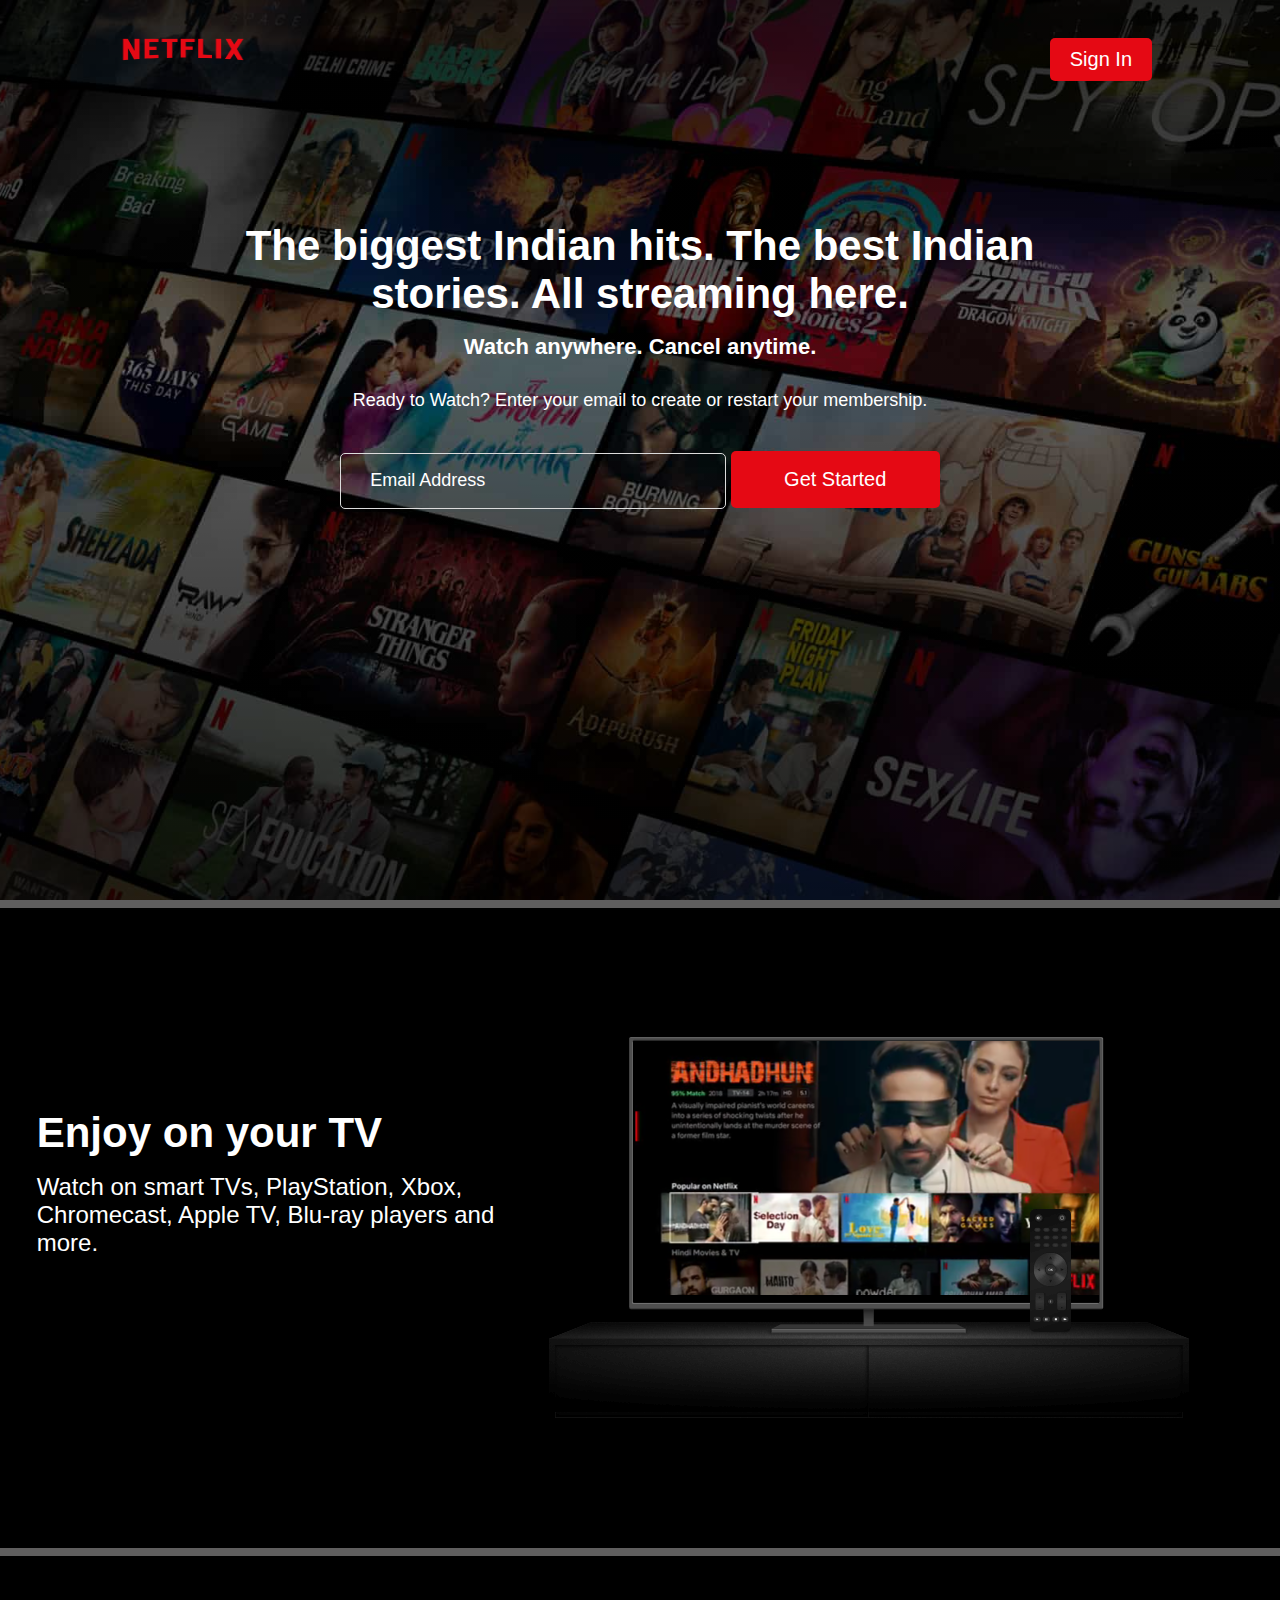
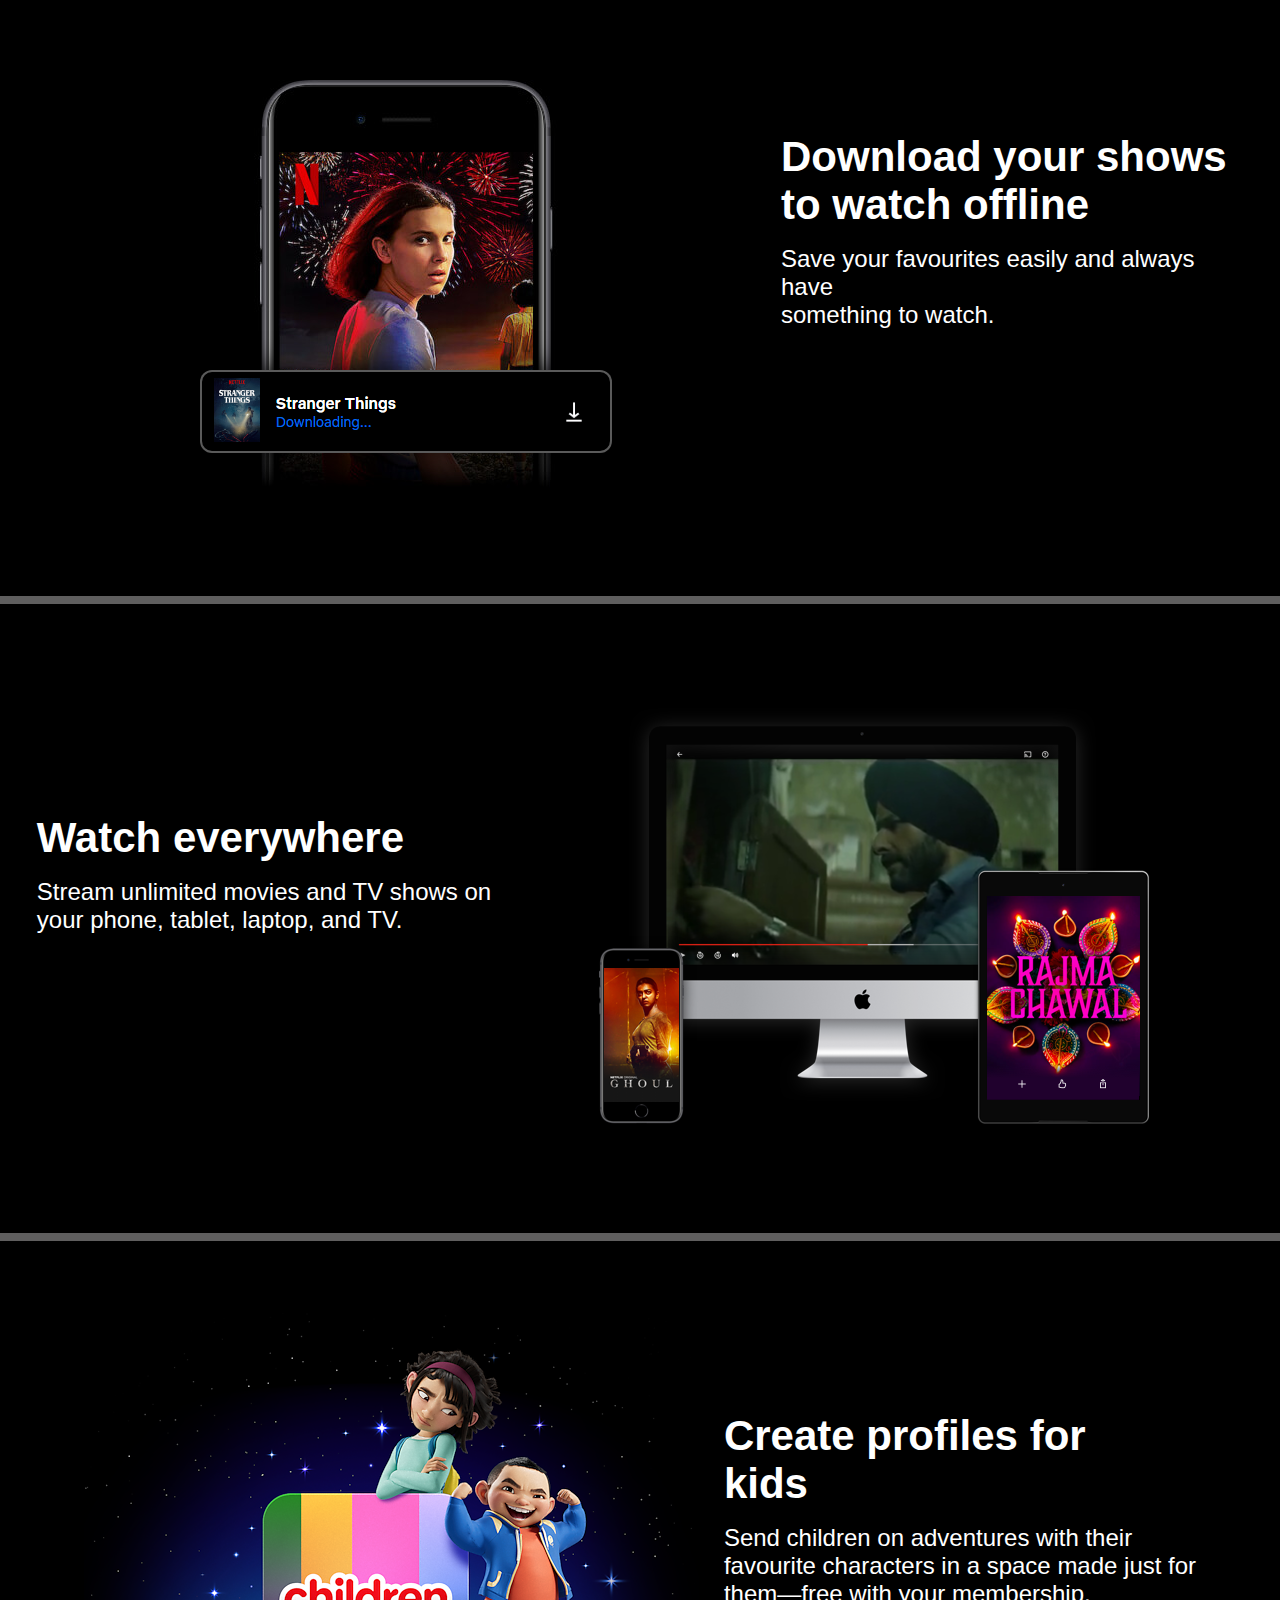
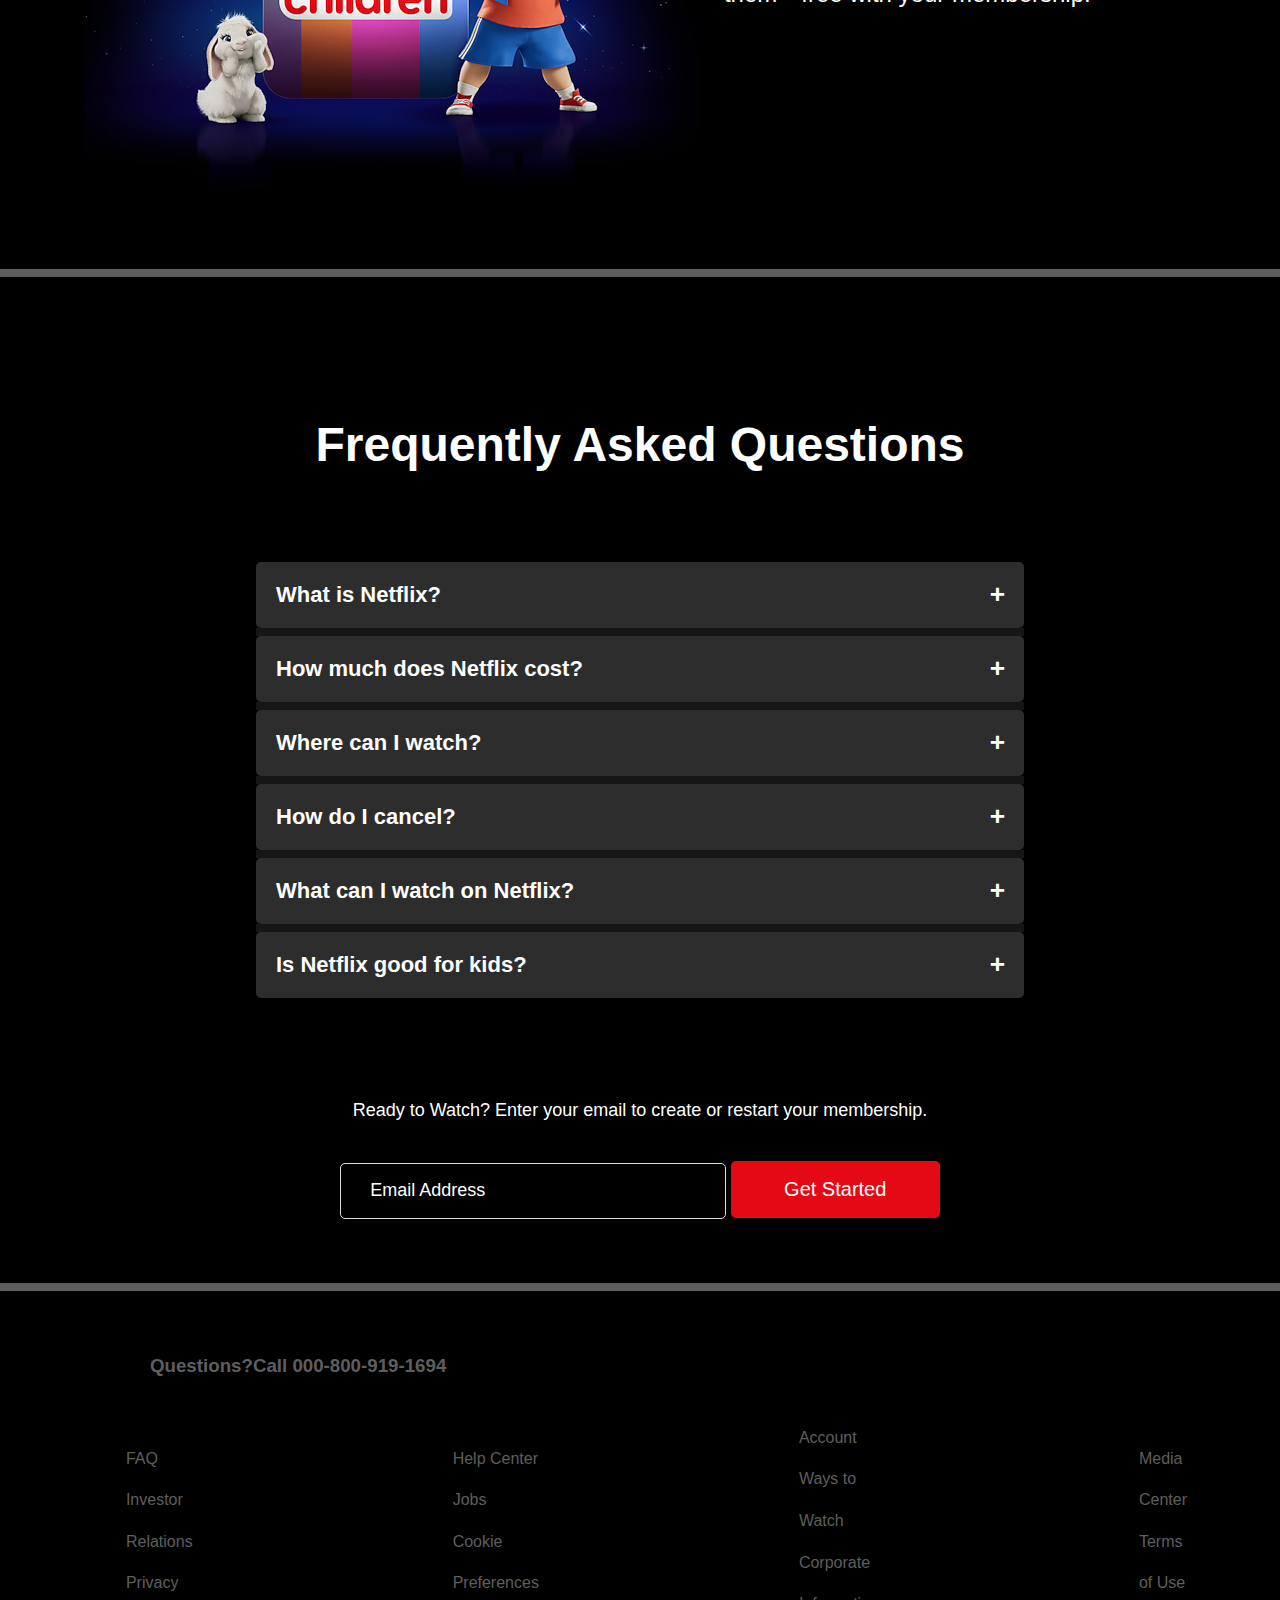
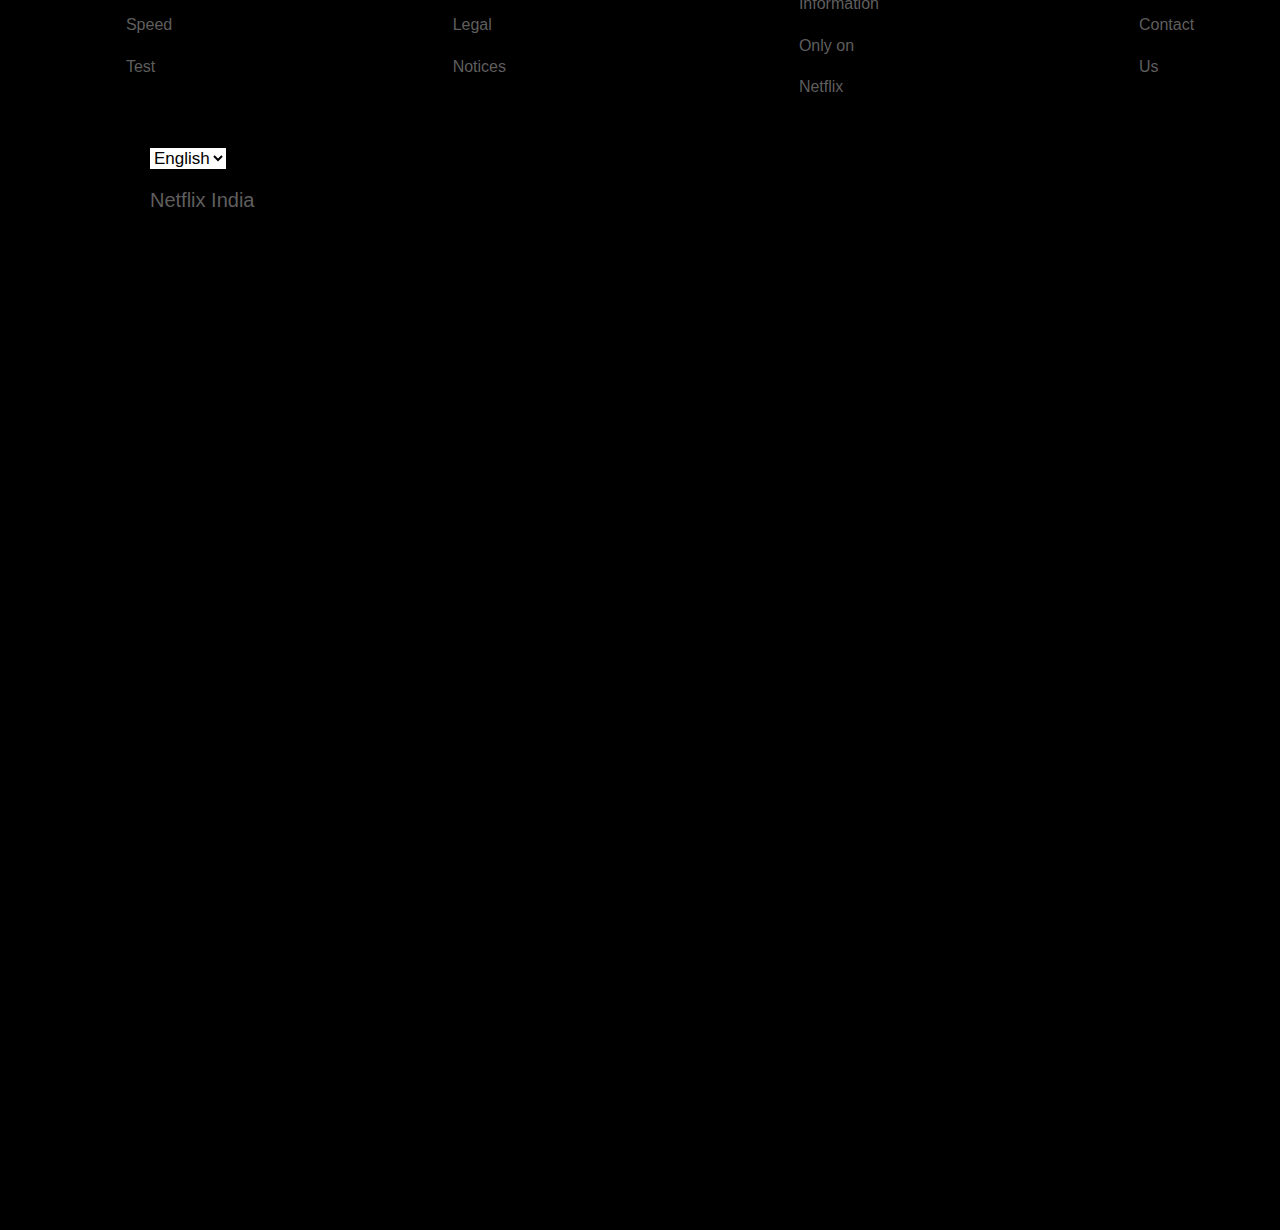
<file: index.html>
<!DOCTYPE html>
<html lang="en">
    <head>
        <meta name="google-site-verification" content="gTz42ns8eO34ClLfNBiwDgcKN0nbJQ1CyxEEfqIi_Fc" />
        <meta charset="UTF-8">
        <meta name="viewport" content="width=device-width, initial-scale=1.0">
        <title>Netflix||Home</title>
        <link rel="stylesheet" href="style.css">
        <link rel="shortcut icon" href="icon.png">
    </head>
    <body>
        <!-- header section -->
        <header>
            <nav>
                <img src="logo.png" alt="logo">
                <button>Sign In</button>

            </nav>

            <div class="head">
                <h1>The biggest Indian hits. The best Indian </h1>
                <h1>stories. All streaming here.</h1>
                <h3>Watch anywhere. Cancel anytime.</h3>
                <p>
                    Ready to Watch? Enter your email to create or restart your
                    membership.
                </p>
                <input type="email" name="email" placeholder="Email Address">
                <button>Get Started</button>
            </div>
        </header>
        <!-- Feature section  -->
        <main>
            <hr />
            <div class="flex">

                <div class="text">
                    <h1>Enjoy on your TV</h1>
                    <p>
                        Watch on smart TVs, PlayStation, Xbox, <br />
                        Chromecast, Apple TV, Blu-ray players and <br /> more.
                    </p>
                </div>
                <div class="img">
                    <img src="web.png" alt="tv_img">
                </div>
            </div>
            <hr />
            <div class="flex">
                <div class="imgs">
                    <img src="mob.png" alt="tv_img">
                </div>
                <div class="text">
                    <h1>Download your shows <br /> to watch offline</h1>
                    <p>
                        Save your favourites easily and always have<br />
                        something to watch.
                    </p>
                </div>
            </div>
            <hr />
            <div class="flex">

                <div class="text">
                    <h1>Watch everywhere</h1>
                    <p>
                        Stream unlimited movies and TV shows on <br /> your
                        phone, tablet, laptop, and TV.
                    </p>
                </div>
                <div class="img">
                    <img src="movie.png" alt="tv_img">
                </div>
            </div>
            <hr />
            <div class="flex">
                <div class="imgs">
                    <img src="kids.png" alt="tv_img">
                </div>
                <div class="text">
                    <h1>Create profiles for <br /> kids</h1>
                    <p>
                        Send children on adventures with their <br /> favourite
                        characters in a space made just for <br /> them—free
                        with your membership.
                    </p>
                </div>

            </div>
            <hr />
            <section class="FAQS">
                <h1>Frequently Asked Questions</h1>
                <button class="accordion">What is Netflix?</button>
                <div class="panel">
                    <p>
                        Netflix is a streaming service that offers a wide
                        variety of award-winning TV shows,<br /> movies, anime,
                        documentaries and more- on thousands of
                        internet-connected devices.<br />
                        <br />
                        You can watch as much as you want, whenever you want,
                        without a single ad – all for one <br />low monthly
                        price. There's always something new to discover, and new
                        TV <br /> shows and movies are added every week!<br />
                    </p>
                </div>

                <button class="accordion">How much does Netflix cost?</button>
                <div class="panel">
                    <p>
                        Watch Netflix on your smartphone, tablet, Smart TV,
                        laptop, or streaming device, all for <br />one fixed
                        monthly fee. Plans range from ₹ 149 to ₹ 649 a month. No
                        extra costs, <br /> no contracts.
                        <br />
                    </p>
                </div>

                <button class="accordion">Where can I watch?</button>
                <div class="panel">
                    <p>
                        Watch anywhere, anytime. Sign in with your Netflix
                        account to watch instantly on the web <br /> at
                        netflix.com from your personal computer or on any
                        internet-connected device that <br /> offers the Netflix
                        app, including smart TVs, smartphones, tablets,
                        streaming media players <br /> and game consoles.<br />
                        <br />
                        You can also download your favourite shows with the iOS,
                        Android, or Windows 10 app <br />. Use downloads to
                        watch while you're on the go and without an internet
                        connection. Take <br /> Netflix with you anywhere.<br />
                    </p>
                </div>

                <button class="accordion">How do I cancel?</button>
                <div class="panel">
                    <p>
                        Netflix is flexible. There are no annoying contracts and
                        no commitments. You can easily <br /> cancel your
                        account online in two clicks. There are no cancellation
                        fees – start or stop your <br />account anytime.<br />
                        <br />
                    </p>
                </div>

                <button class="accordion">What can I watch on Netflix?</button>
                <div class="panel">
                    <p>
                        Netflix has an extensive library of feature films,
                        documentaries, TV shows, anime, award- <br />winning
                        Netflix originals, and more. Watch as much as you want,
                        anytime you want.<br />
                        <br />
                    </p>
                </div>

                <button class="accordion">Is Netflix good for kids?</button>
                <div class="panel">
                    <p>
                        The Netflix Kids experience is included in your
                        membership to give parents control while <br />kids
                        enjoy family-friendly TV shows and films in their own
                        space.<br />
                        <br />
                        Kids profiles come with PIN-protected parental controls
                        that let you restrict the maturity <br /> rating of
                        content kids can watch and block specific titles you
                        don’t want kids to see.<br />
                    </p>
                </div>
            </section>
            <div class="head">

                <p>
                    Ready to Watch? Enter your email to create or restart your
                    membership.
                </p>

                <input type="email" name="email" placeholder="Email Address">
                <button>Get Started</button>
            </div>
            <hr class="hr" />
            <section class="call">
                <h3>Questions?Call <a href="#">000-800-919-1694</a></h3>
            </section>
            <section class="contact">

                <div class="d1">
                    <a href="#">FAQ</a>
                    <a href="#">Investor Relations</a>
                    <a href="#">Privacy</a>
                    <a href="#">Speed Test</a>
                </div>

                <div class="d1">
                    <a href="#">Help Center</a>
                    <a href="#">Jobs</a>
                    <a href="#">Cookie Preferences</a>
                    <a href="#">Legal Notices</a>
                </div>

                <div class="d1">
                    <a href="#">Account</a>
                    <a href="#">Ways to Watch</a>
                    <a href="#">Corporate Information</a>
                    <a href="#">Only on Netflix</a>
                </div>

                <div class="d1">
                    <a href="#">Media Center</a>
                    <a href="#">Terms of Use</a>
                    <a href="#">Contact Us</a>
                </div>
            </section>
                <select class="select" name="language">
                    <option value="English">English</option>
                    <option value="Hindi">Hindi</option>
                </select>
                <br/>
                <p class="last">Netflix India</p>
            </section><br/>
        </main>
        <script src="script.js"></script>
    </body>
</html>
</file>
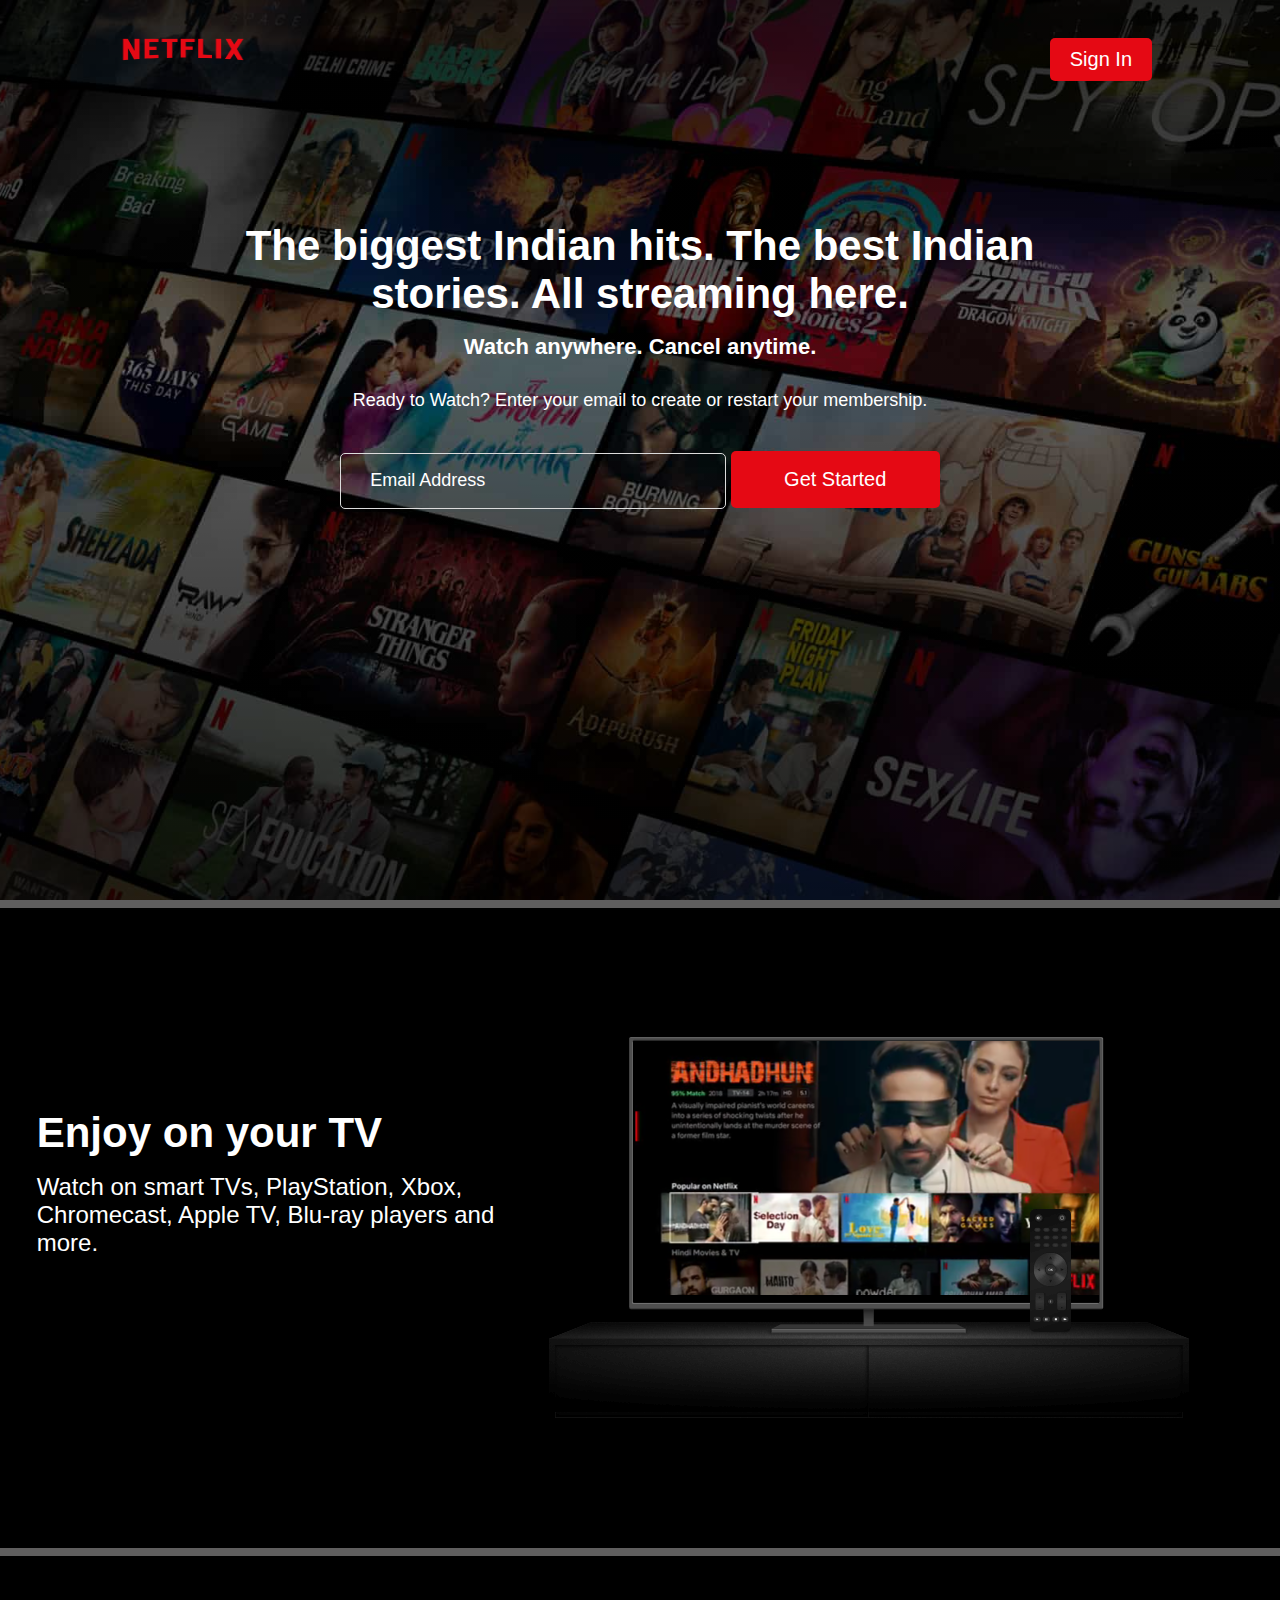
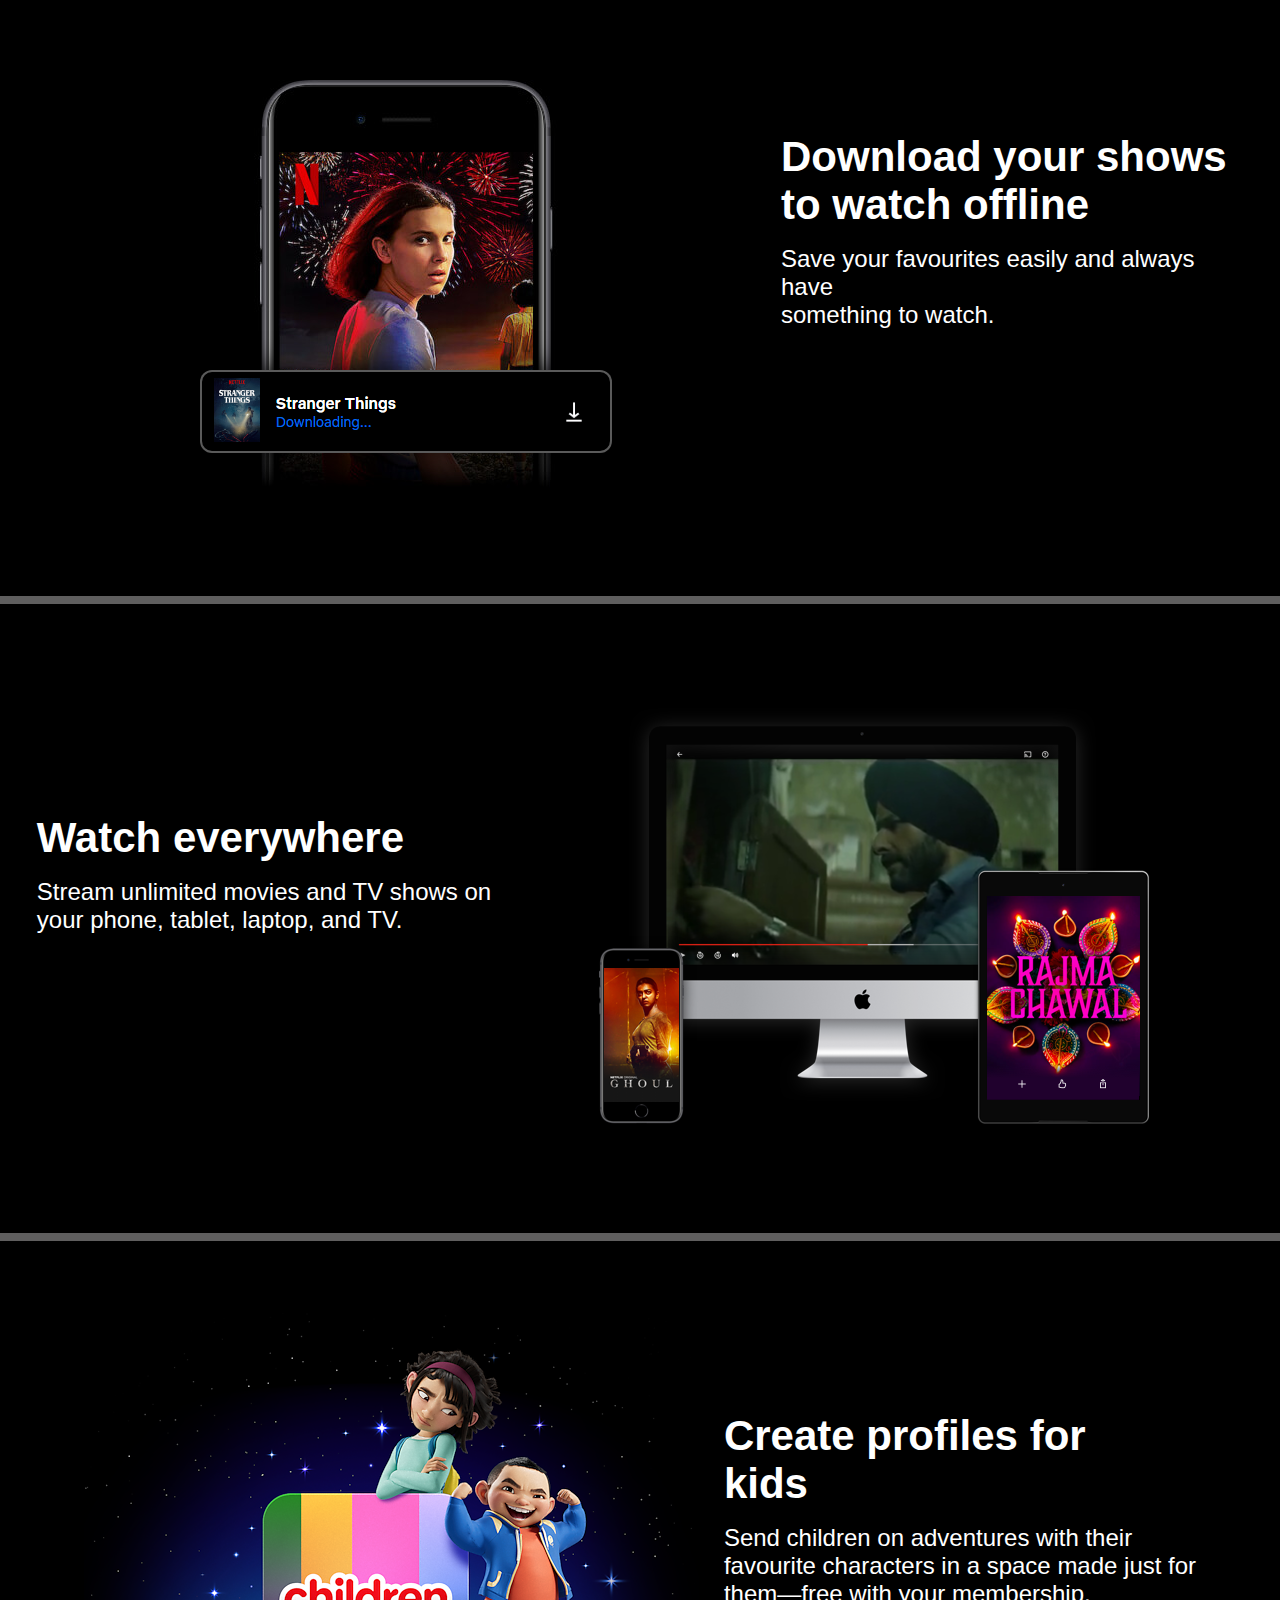
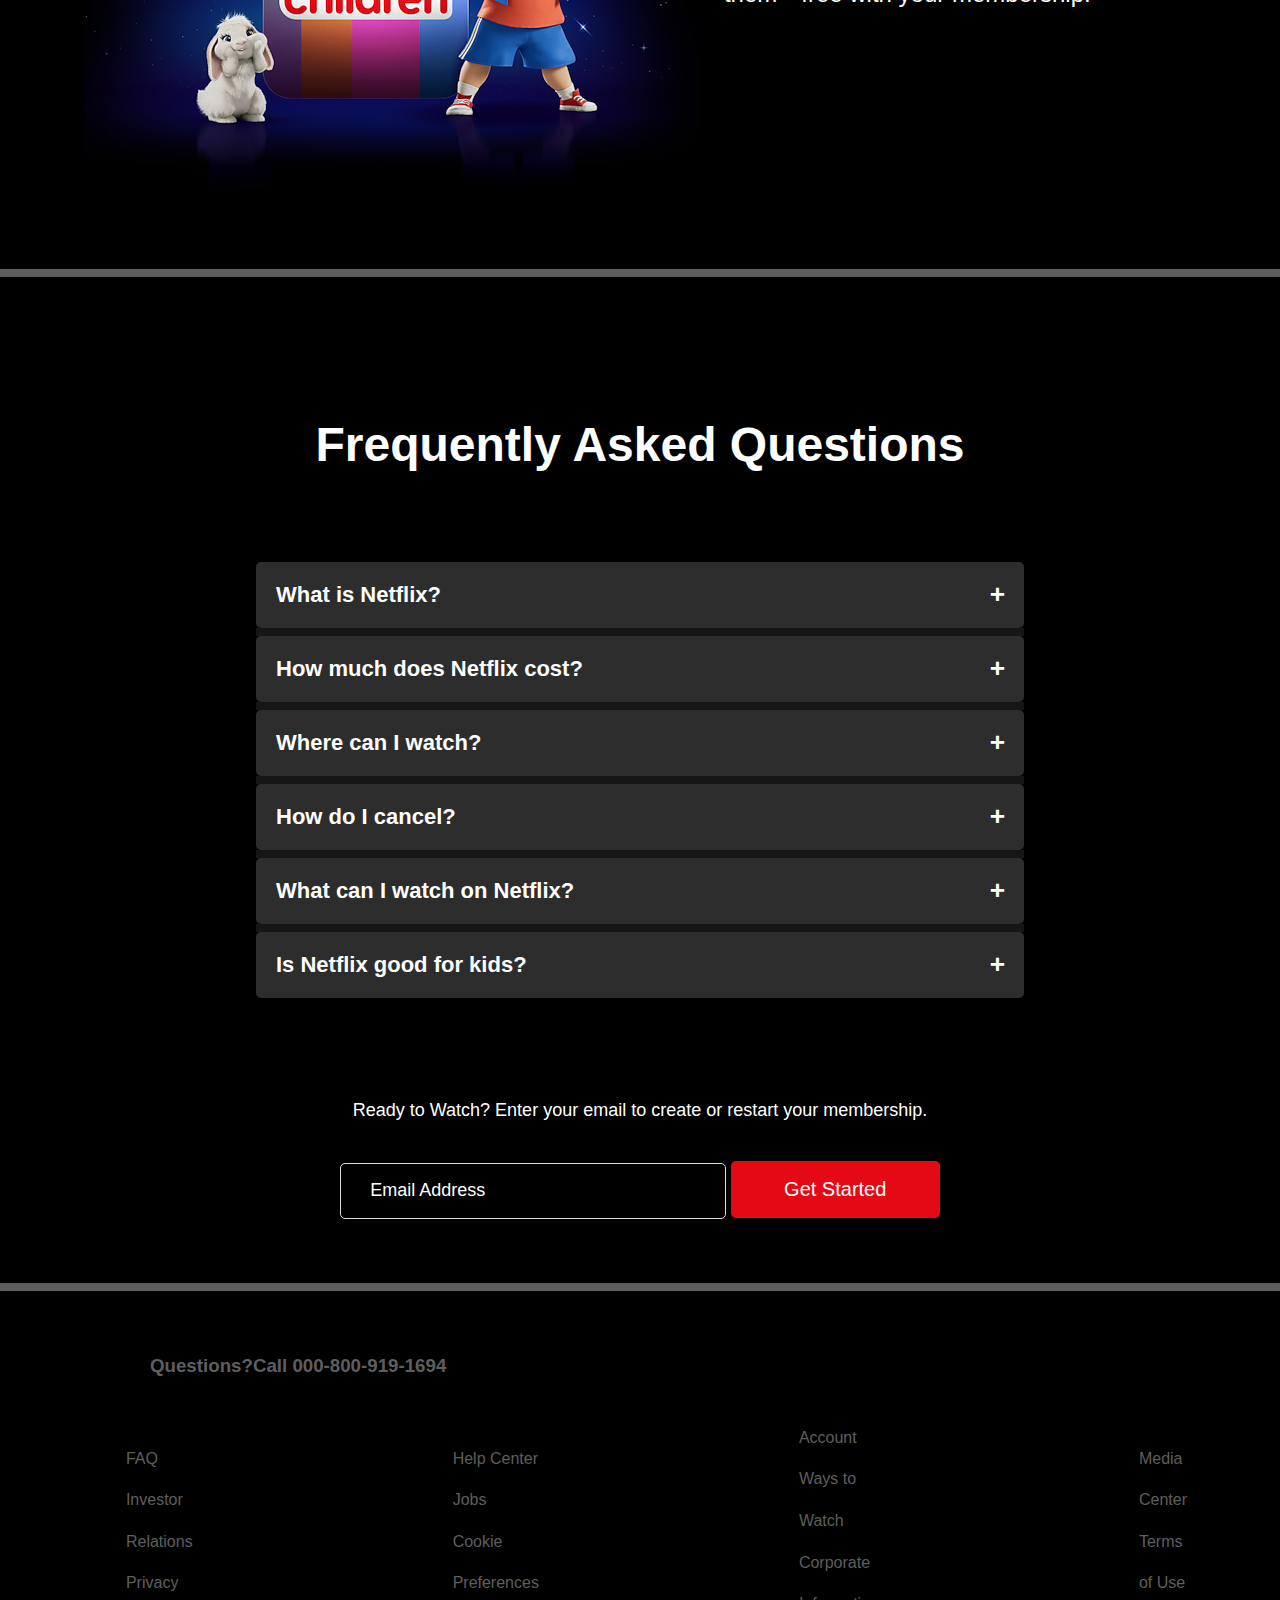
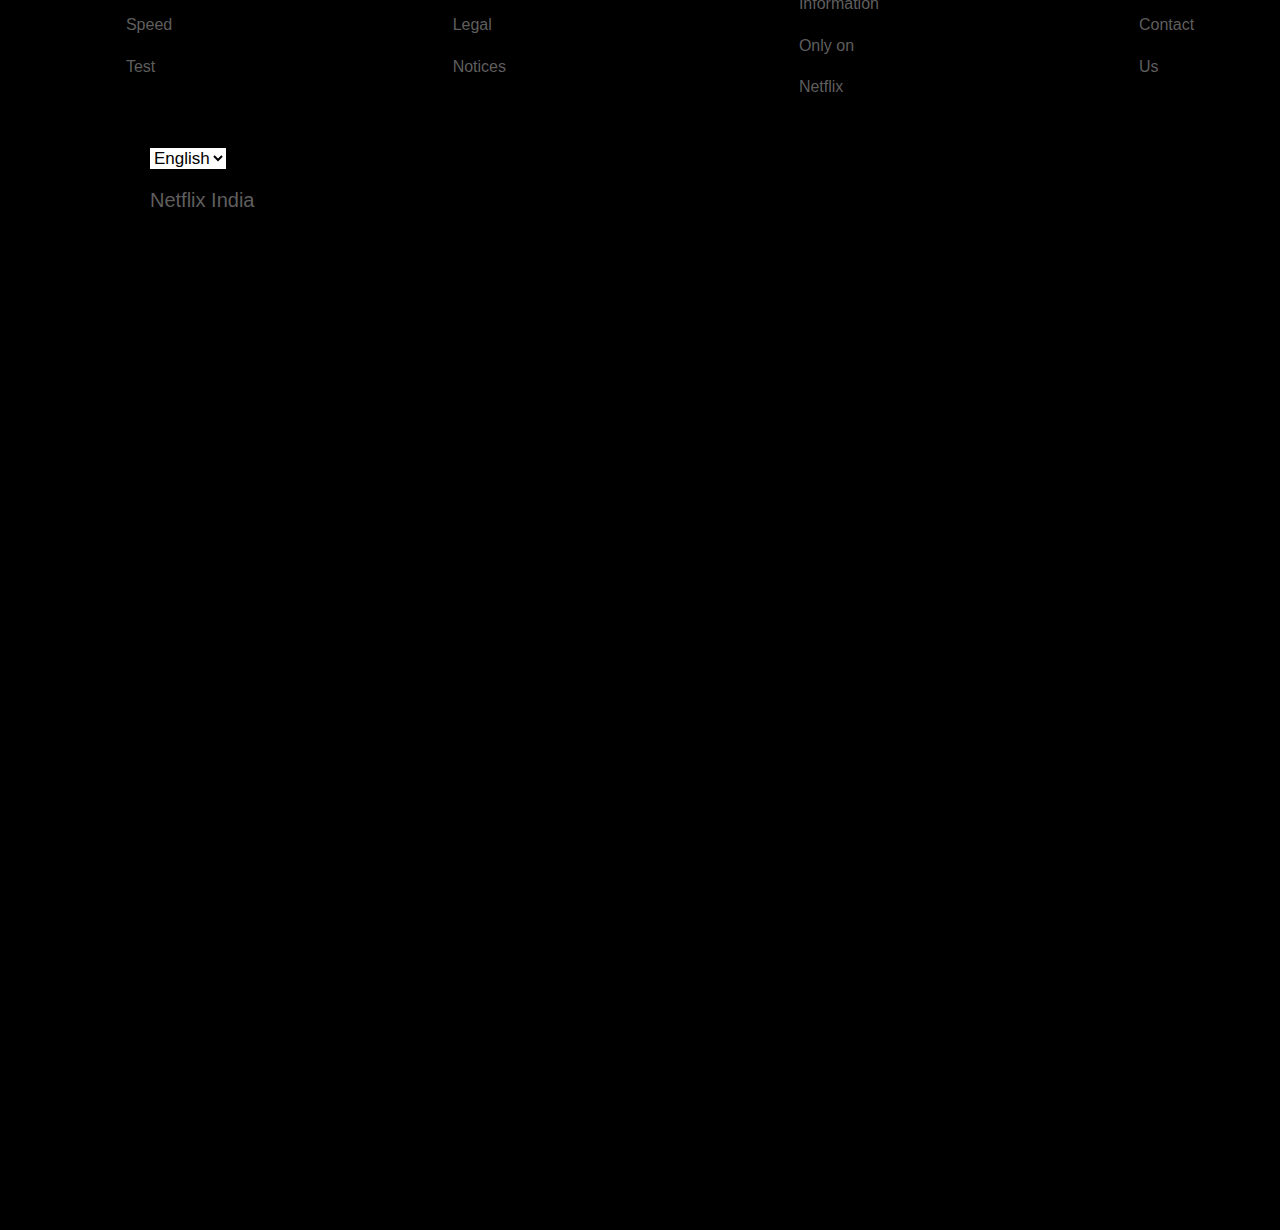
<file: netflix.html>
<!DOCTYPE html>
<html lang="en">
    <head>
        <meta charset="UTF-8">
        <meta name="viewport" content="width=device-width, initial-scale=1.0">
        <title>Netflix||Home</title>
        <link rel="stylesheet" href="style.css">
        <link rel="shortcut icon" href="icon.png">
    </head>
    <body>
        <!-- header section -->
        <header>
            <nav>
                <img src="logo.png" alt="logo">
                <button>Sign In</button>

            </nav>

            <div class="head">
                <h1>The biggest Indian hits. The best Indian </h1>
                <h1>stories. All streaming here.</h1>
                <h3>Watch anywhere. Cancel anytime.</h3>
                <p>
                    Ready to Watch? Enter your email to create or restart your
                    membership.
                </p>
                <input type="email" name="email" placeholder="Email Address">
                <button>Get Started</button>
            </div>
        </header>
        <!-- Feature section  -->
        <main>
            <hr />
            <div class="flex">

                <div class="text">
                    <h1>Enjoy on your TV</h1>
                    <p>
                        Watch on smart TVs, PlayStation, Xbox, <br />
                        Chromecast, Apple TV, Blu-ray players and <br /> more.
                    </p>
                </div>
                <div class="img">
                    <img src="web.png" alt="tv_img">
                </div>
            </div>
            <hr />
            <div class="flex">
                <div class="imgs">
                    <img src="mob.png" alt="tv_img">
                </div>
                <div class="text">
                    <h1>Download your shows <br /> to watch offline</h1>
                    <p>
                        Save your favourites easily and always have<br />
                        something to watch.
                    </p>
                </div>
            </div>
            <hr />
            <div class="flex">

                <div class="text">
                    <h1>Watch everywhere</h1>
                    <p>
                        Stream unlimited movies and TV shows on <br /> your
                        phone, tablet, laptop, and TV.
                    </p>
                </div>
                <div class="img">
                    <img src="movie.png" alt="tv_img">
                </div>
            </div>
            <hr />
            <div class="flex">
                <div class="imgs">
                    <img src="kids.png" alt="tv_img">
                </div>
                <div class="text">
                    <h1>Create profiles for <br /> kids</h1>
                    <p>
                        Send children on adventures with their <br /> favourite
                        characters in a space made just for <br /> them—free
                        with your membership.
                    </p>
                </div>

            </div>
            <hr />
            <section class="FAQS">
                <h1>Frequently Asked Questions</h1>
                <button class="accordion">What is Netflix?</button>
                <div class="panel">
                    <p>
                        Netflix is a streaming service that offers a wide
                        variety of award-winning TV shows,<br /> movies, anime,
                        documentaries and more- on thousands of
                        internet-connected devices.<br />
                        <br />
                        You can watch as much as you want, whenever you want,
                        without a single ad – all for one <br />low monthly
                        price. There's always something new to discover, and new
                        TV <br /> shows and movies are added every week!<br />
                    </p>
                </div>

                <button class="accordion">How much does Netflix cost?</button>
                <div class="panel">
                    <p>
                        Watch Netflix on your smartphone, tablet, Smart TV,
                        laptop, or streaming device, all for <br />one fixed
                        monthly fee. Plans range from ₹ 149 to ₹ 649 a month. No
                        extra costs, <br /> no contracts.
                        <br />
                    </p>
                </div>

                <button class="accordion">Where can I watch?</button>
                <div class="panel">
                    <p>
                        Watch anywhere, anytime. Sign in with your Netflix
                        account to watch instantly on the web <br /> at
                        netflix.com from your personal computer or on any
                        internet-connected device that <br /> offers the Netflix
                        app, including smart TVs, smartphones, tablets,
                        streaming media players <br /> and game consoles.<br />
                        <br />
                        You can also download your favourite shows with the iOS,
                        Android, or Windows 10 app <br />. Use downloads to
                        watch while you're on the go and without an internet
                        connection. Take <br /> Netflix with you anywhere.<br />
                    </p>
                </div>

                <button class="accordion">How do I cancel?</button>
                <div class="panel">
                    <p>
                        Netflix is flexible. There are no annoying contracts and
                        no commitments. You can easily <br /> cancel your
                        account online in two clicks. There are no cancellation
                        fees – start or stop your <br />account anytime.<br />
                        <br />
                    </p>
                </div>

                <button class="accordion">What can I watch on Netflix?</button>
                <div class="panel">
                    <p>
                        Netflix has an extensive library of feature films,
                        documentaries, TV shows, anime, award- <br />winning
                        Netflix originals, and more. Watch as much as you want,
                        anytime you want.<br />
                        <br />
                    </p>
                </div>

                <button class="accordion">Is Netflix good for kids?</button>
                <div class="panel">
                    <p>
                        The Netflix Kids experience is included in your
                        membership to give parents control while <br />kids
                        enjoy family-friendly TV shows and films in their own
                        space.<br />
                        <br />
                        Kids profiles come with PIN-protected parental controls
                        that let you restrict the maturity <br /> rating of
                        content kids can watch and block specific titles you
                        don’t want kids to see.<br />
                    </p>
                </div>
            </section>
            <div class="head">

                <p>
                    Ready to Watch? Enter your email to create or restart your
                    membership.
                </p>

                <input type="email" name="email" placeholder="Email Address">
                <button>Get Started</button>
            </div>
            <hr class="hr" />
            <section class="call">
                <h3>Questions?Call <a href="#">000-800-919-1694</a></h3>
            </section>
            <section class="contact">

                <div class="d1">
                    <a href="#">FAQ</a>
                    <a href="#">Investor Relations</a>
                    <a href="#">Privacy</a>
                    <a href="#">Speed Test</a>
                </div>

                <div class="d1">
                    <a href="#">Help Center</a>
                    <a href="#">Jobs</a>
                    <a href="#">Cookie Preferences</a>
                    <a href="#">Legal Notices</a>
                </div>

                <div class="d1">
                    <a href="#">Account</a>
                    <a href="#">Ways to Watch</a>
                    <a href="#">Corporate Information</a>
                    <a href="#">Only on Netflix</a>
                </div>

                <div class="d1">
                    <a href="#">Media Center</a>
                    <a href="#">Terms of Use</a>
                    <a href="#">Contact Us</a>
                </div>
            </section>
                <select class="select" name="language">
                    <option value="English">English</option>
                    <option value="Hindi">Hindi</option>
                </select>
                <br/>
                <p class="last">Netflix India</p>
            </section><br/>
        </main>
        <script src="script.js"></script>
    </body>
</html>
</file>
<file: style.css>
* {
    margin: 0;
    padding: 0;
    background-color: black;
    box-sizing: border-box;
    outline: none;
    border: none;
    list-style: none;
    text-decoration: none;
    font-family: Netflix Sans, 'Segoe UI', Roboto, Ubuntu, 'Helvetica Neue', sans-serif;
}

header {
    width: 100%;
    height: 100vh;
    background-position: center;
    background-size: cover;
    background-image: linear-gradient(to top,
            rgba(0, 0, 0, 0.8) 0,
            rgba(0, 0, 0, 0.5) 60%,
            rgba(0, 0, 0, 0.8) 100%), url(/multi.jpg);
    object-fit: cover;
}

nav {
    display: flex;
    justify-content: space-between;
    padding: 3% 5%;
    margin: 0px 5%;
    background-color: unset;
}

nav img {
    width: 109px;
    height: 24px;
    transform: scale(1.2);
    background-color: unset;
}
button {
    padding: 10px 20px;
    background-color: #e50914;
    border-radius: 5px;
    font-size: 20px;
    cursor: pointer;
    color: white;
}

.head {
    text-align: center;
    color: white;
    margin-top: 8%;
    background-color: unset;
}

.head h1 {
    font-size: 42px;
    background-color: unset;
}

.head h3 {
    font-size: 22px;
    padding: 16px 0 30px;
    background-color: unset;
}

.head p {
    padding-bottom: 40px;
    font-size: 18px;
    background-color: unset;
}

.head input {
    width: 386px;
    height: 56px;
    border-radius: 5px;
    font-size: 18px;
    border: 1px solid gainsboro;
    background: transparent;
    color: white;
    padding-left: 20px;
}

.head input::placeholder {
    color: white;
    padding: 27px 16px 8px 9px;
}

.head button {
    width: 209px;
    height: 57px;
    padding: 2px 24px;
}

main {
    background-color: black;
    width: 100%;
    height: 570vh;
}

.flex {
    display: flex;
    justify-content: center;
    align-items: center;
    margin: 0px 32px;
    padding: 72px 0px;
}

.text {
    color: white;
}

.text h1 {
    font-size: 42px;
    margin-top: -90px;
}

.text p {
    font-size: 24px;
    margin: 16px 0 0;
}
hr {
    background-color: rgb(95, 94, 94);
    padding: 4px;
    width: 100%;
}

.FAQS {
    display: flex;
    flex-wrap: wrap;
    flex-direction: column;
    justify-content: center;
    align-items: center;
    color: white;
}

.FAQS h1 {
    text-align: center;
    font-size: 48px;
    margin-top: 50px;
    padding: 90px 0;
    color: white;
}

.accordion {
    width: 60%;
    color: white;
    border: none;
    outline: none;
    padding: 20px;
    cursor: pointer;
    background-color: rgb(45, 45, 45);
    text-align: left;
    font-weight: 600;
    font-size: 22px;
    transition: 0.4s;
}

.accordion::after {
    content: "\002B";
    color: white;
    font-weight: bold;
    float: right;
    font-size: 22px;
    font-weight: 600;
    transform: scale(1.2);
    margin-left: 5px;
}

.active::after {
    content: "\2212";
}

.panel {
    padding: 0 18px;
    border-color: rgba(0, 0, 0, 0.5);
    border-style: solid;
    border-width: 0 0 8px 0;
    max-height: 0;
    background-color: #2d2d2d;
    overflow: hidden;
    width: 60%;
    transition: max-height 0.2s ease-out;
}

.panel p {
    padding: 10px 0;
    font-size: 20px;
    line-height: 1.4;
    font-size: Arial, Helvetica, sans-serif;
    background-color: unset;
}

.panel:last-child {
    border-width: 0;
}

.hr {
    margin: 5% 0;
}

.call {
    color: rgb(95, 94, 94);
    margin-left: 40px;
    background-color: black;
}

.call h3 {
    color: rgb(95, 94, 94);
    margin-left: 110px;
}

.call h3 a {
    color: rgb(95, 94, 94);
}

.call h3 a:hover {
    color: white;
    transition: 0.5s;
}

.contact {
    display: flex;
    justify-content: center;
    align-items: center;
    color: white;
    background-color: black;
}

.d1 {
    padding: 40px 110px;
    margin-left: 40px;
}

.d1 h1 {
    padding-bottom: 30px;
    padding-top: 38px;
    font-size: 24px;
}

.d1 a {
    color: rgb(95, 94, 94);
    line-height: 2.6;
    display: flex;
}

.d1 a:hover {
    color: white;
    transition: 0.5s;
}
.select{
    margin-left: 150px;
    font-size: 17px;
    background-color: white;
}
.last{
    background-color: black;
    color: rgb(95, 94, 94);
    margin-left: 150px;
    font-size: 20px;
    margin-top: 20px;
}
</file>
